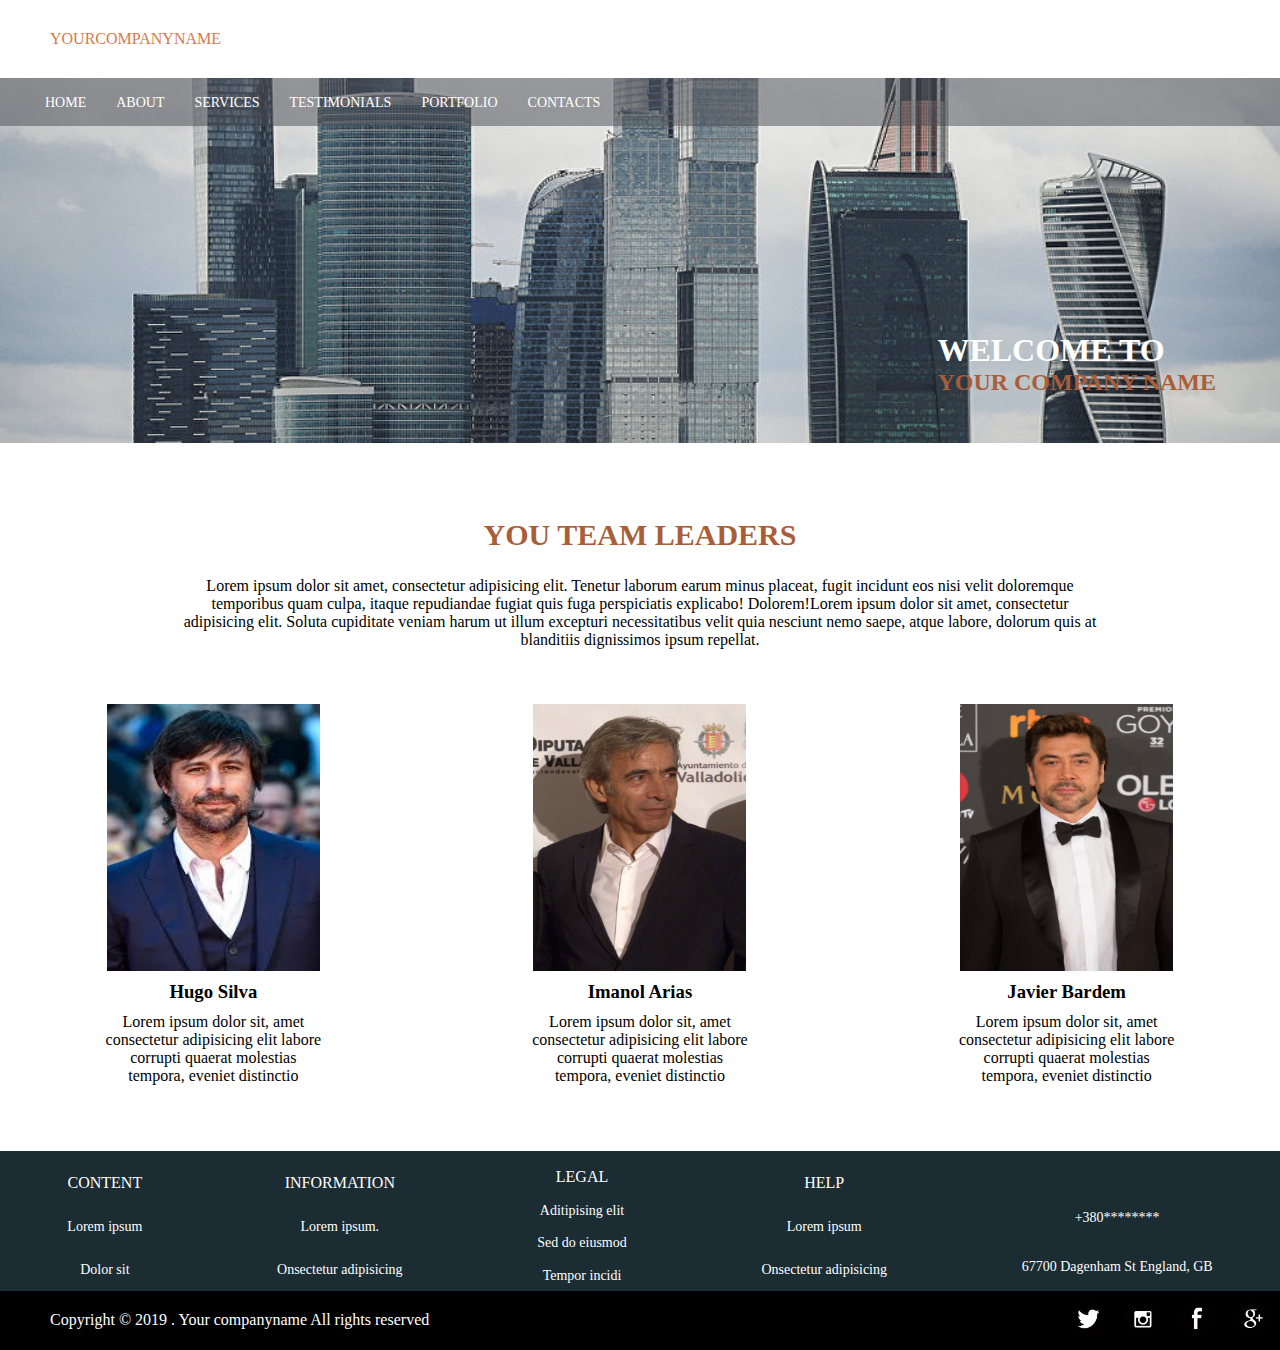
<file: Lab_5/index.html>
<!DOCTYPE html>
<html lang="en">
    <head>
        <meta charset="UTF-8">
        <title>Document</title>
        <link rel="stylesheet" href="./style/style.css">
        <meta name="viewport" content="width=device-width, initial-scale=1">
    </head>
    <body>
        <header>
            <div class="logotyp">yourcompanyname</div>
        </header>
        <main>
            <div class="menu">
                <ul class="menu__items">
                    <li class="menu__item home"><a href="#">home</a></li>
                    <li class="menu__item"><a href="#">about</a></li>
                    <li class="menu__item"><a href="#">services</a></li>
                    <li class="menu__item"><a href="#">testimonials</a></li>
                    <li class="menu__item"><a href="#">portfolio</a></li>
                    <li class="menu__item"><a href="#">contacts</a></li>
                </ul>
                <div class="text-welcome">
                    <h1>welcome to</h1>
                    <h2>your company name</h2>
                </div>
            </div>
            <div class="content">
                <h2 class="team__title">you team leaders</h2>
                <div class="team__description">
                    Lorem ipsum dolor sit amet, consectetur adipisicing elit. Tenetur laborum earum minus placeat, fugit incidunt eos nisi velit doloremque temporibus quam culpa, itaque repudiandae fugiat quis fuga perspiciatis explicabo! Dolorem!Lorem ipsum dolor sit amet, consectetur adipisicing elit. Soluta cupiditate veniam harum ut illum excepturi necessitatibus velit quia nesciunt nemo saepe, atque labore, dolorum quis at blanditiis dignissimos ipsum repellat.
                </div>
                <div class="team__items-block">
                    <div class="team__item">
                        <div class="item__img"><img src="img/Hugo_Silva.jpg" alt=""></div>
                        <h3 class="item__title item">Hugo Silva</h3>
                        <div class="item__desc item">Lorem ipsum dolor sit, amet consectetur adipisicing elit labore corrupti quaerat molestias tempora, eveniet distinctio</div>
                    </div>
                    <div class="team__item">
                        <div class="item__img"><img src="img/Imanol_Arias.jpg" alt=""></div>
                        <h3 class="item__title item">Imanol Arias</h3>
                        <div class="item__desc item">Lorem ipsum dolor sit, amet consectetur adipisicing elit labore corrupti quaerat molestias tempora, eveniet distinctio</div>
                    </div>
                    <div class="team__item">
                        <div class="item__img"><img src="img/Javier_Bardem.jpg" alt=""></div>
                        <h3 class="item__title item">Javier Bardem</h3>
                        <div class="item__desc">Lorem ipsum dolor sit, amet consectetur adipisicing elit labore corrupti quaerat molestias tempora, eveniet distinctio</div>
                    </div>
                </div>
            </div>
        </main>
        <footer>
            <div class="line__menu">
                <ul class="foother-menu__item">
                    <p>content</p>
                    <li><a href="#">Lorem ipsum</a></li>
                    <li><a href="#">Dolor sit</a></li>
                </ul>
                <ul class="foother-menu__item">
                    <p>information</p>
                    <li><a href="#">Lorem ipsum.</a></li>
                    <li><a href="#">Onsectetur adipisicing</a></li>
                </ul>
                <ul class="foother-menu__item">
                    <p>legal</p>
                    <li><a href="#">Aditipising elit</a></li>
                    <li><a href="#">Sed do eiusmod</a></li>
                    <li><a href="#">Tempor incidi</a></li>
                </ul>
                <ul class="foother-menu__item">
                    <p>help</p>
                    <li><a href="#">Lorem ipsum</a></li>
                    <li><a href="#">Onsectetur adipisicing</a></li>
                </ul>
                <ul class="foother-menu__item">
                    <p> </p>
                    <li><a href="tel:+38000000000">+380********</a></li>
                    <li><a href="#">67700 Dagenham St England, GB</a></li>
                </ul>
            </div>
            <div class="line__copyright">
                <div class="copyright__text">
                    Copyright © 2019 . Your companyname  All rights reserved
                </div>
                <div class="copyright__social">
                    <a href="#"><img src="img/twitter.png" alt=""></a>
                    <a href="#"><img src="img/instagram.png" alt=""></a>
                    <a href="#"><img src="img/facebook.png" alt=""></a>
                    <a href="#"><img src="img/google.png" alt=""></a>
                    </div>
                </div>
            </footer>
    </body>
</html>
</file>
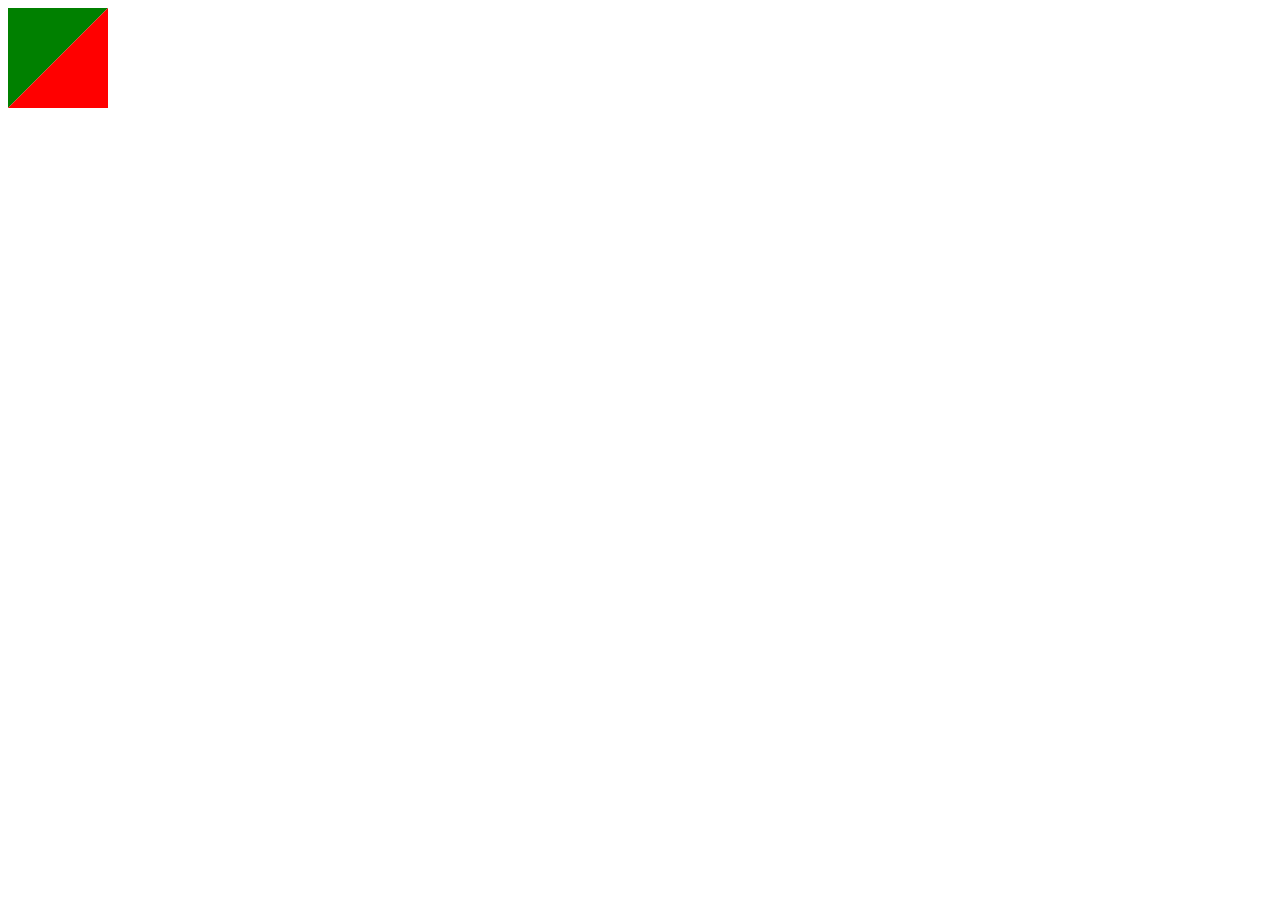
<file: Mod/index.html>
<!DOCTYPE html>
<html lang="en">
<head>
	<meta charset="UTF-8">
	<title>Document</title>
	<link rel="stylesheet" href="./css/style.css">
</head>
<body>
	<div class="triangle_n2"></div>
	<div class="triangle_n1"></div>
</body>
</html>
</file>
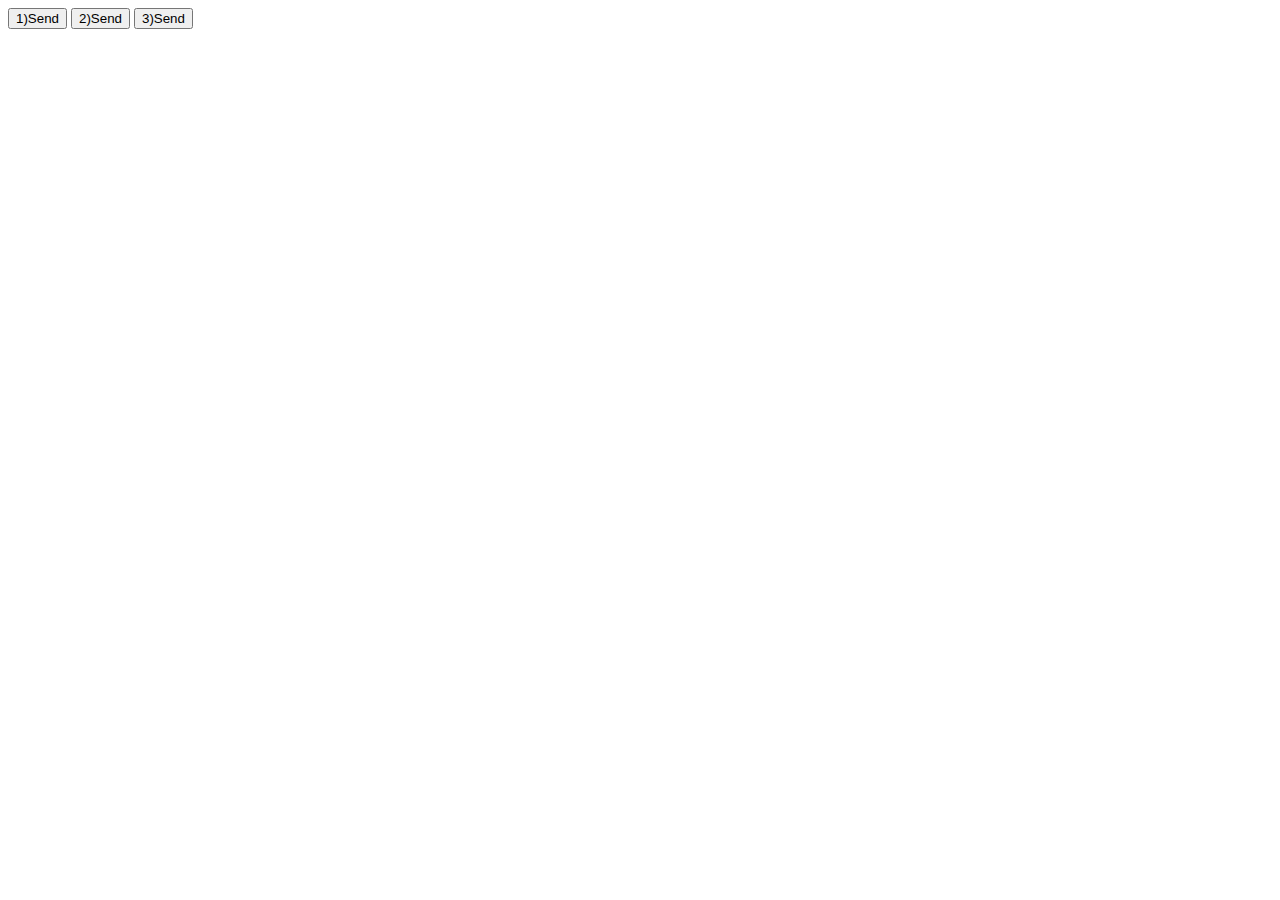
<file: ajax/public/index.html>
<!DOCTYPE html>
<html lang="en">
<head>
    <meta charset="UTF-8">
    <meta name="viewport" content="width=device-width, initial-scale=1.0">
    <title>Document</title>
</head>
<body>
    <button class="className">1)Send</button>
    <button class="className">2)Send</button>
    <button class="className">3)Send</button>
    <div id="response"></div>
</body>
<script src="./jquery-3.5.1.min.js"></script>
<script> 
    $('.className').click( function (event) {
         event.preventDefault();
         
         $.ajax({
             type: "post", 
             url: '/user',
             data:{data: "  Some Text "}, 
             rawHeaders: {
                 origin: "asd"
            },
            success: function (response) {
                $('#response').html(response);
            },
            error: function (response) {
                console.log("ERROR! Please check your connection") 
            }
        });
     });
    </script>
</html>
</file>
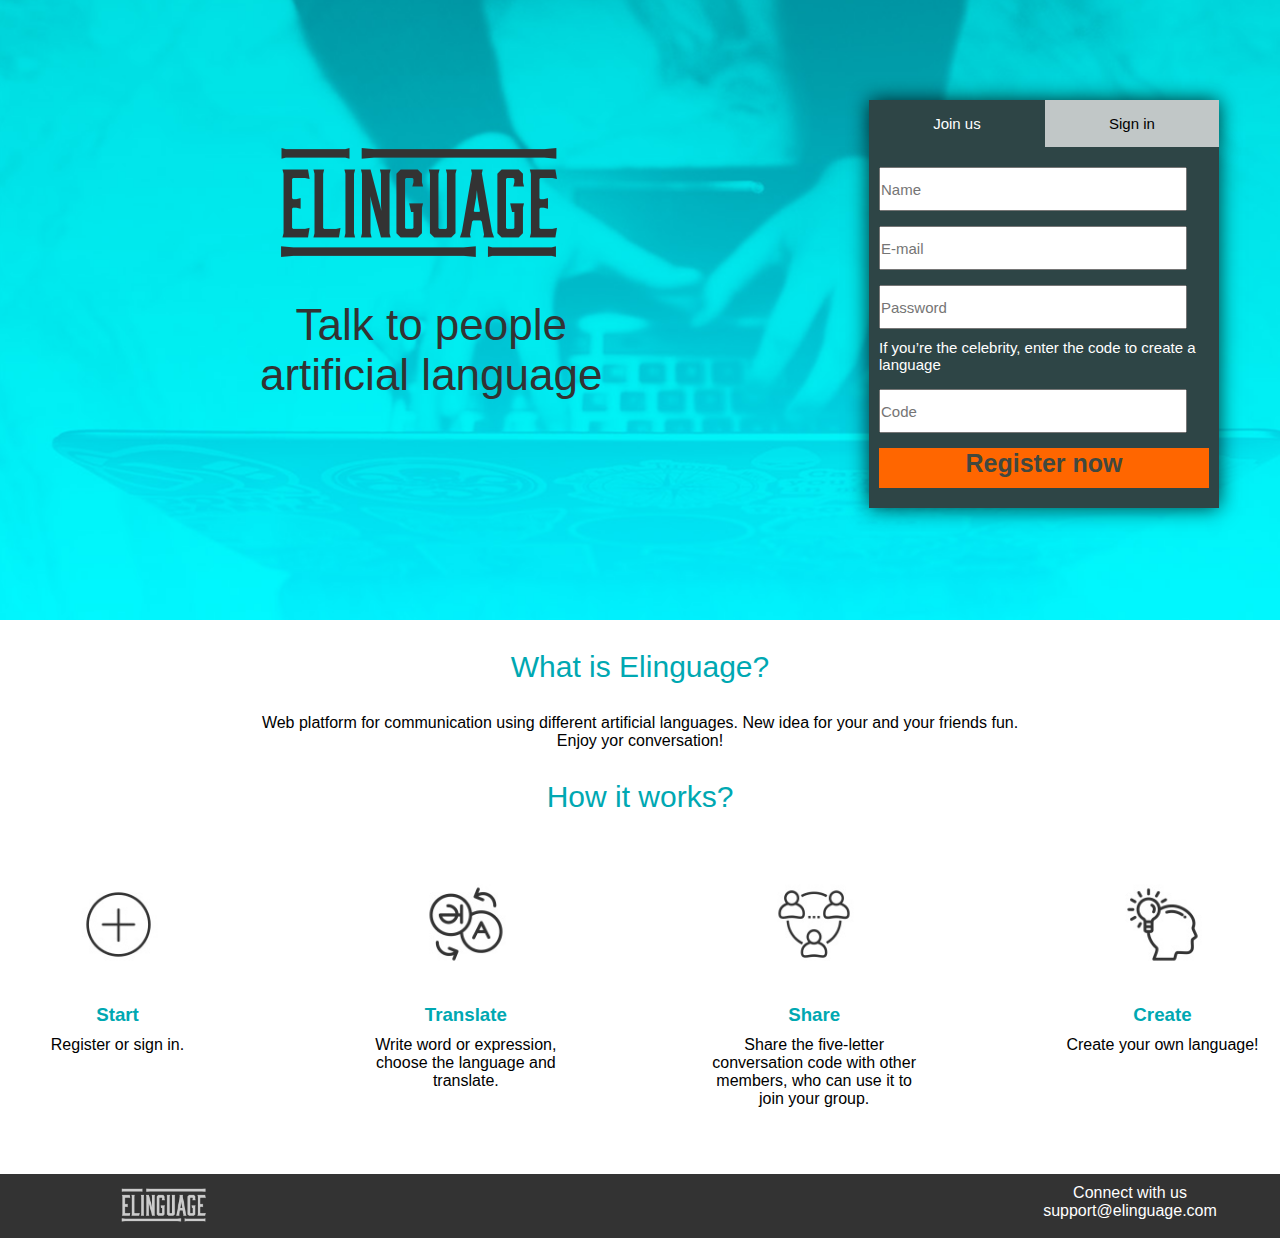
<file: lab7/MainNew.html>
<!DOCTYPE html>
<html lang="en">
<head>
	<meta charset="UTF-8">
	<title>Main New</title>
	<link rel="stylesheet" href="./css/MainNew_style.css">
</head>
<body>
	<div class="main">		
		<div class="main_img"><img src="./img/logo.png" alt=""></div>
			<div class="main_item">
		        <div class="main_item__desc">Talk to people
		        <p>  artificial language</p></div>
			</div>
		<div class="main_menu">
		
				<div class="main-form">
                        <div class="register-form">
                            <div class="tabs">
                                <label class="tab active">Join us</label>
                                <label class="tab ">Sign in</label>
                            </div>
                            <form class="tab-form active">
                                <input type="email" placeholder="E-mail">
                                <input type="password" placeholder="Password">
                                <button id="asd">Sign in</button>
                            </form>
                            <form class="tab-form ">
                                <input type="text" placeholder="Name">
                                <input type="email" placeholder="E-mail">
                                <input type="password" placeholder="Password">
                                <p>If you’re the celebrity, enter the code to create a language</p>  
                                <input type="text" placeholder="Code">
                                <button class="hellos"> Register now</button>


                                
                            </form>
                
                        </div>
                    </div>
		</div>
	</div>
	<div class="content">
		<div class="what_is">
			<div class="elinguage_title">What is Elinguage?</div>
			<div class="elinguage_description">
				Web platform for communication using different artificial languages. New idea for your and your friends fun. Enjoy yor conversation!
			</div>
			<div class="how_it_title">How it works?</div>
		</div>
		<div class="im">			
			<div class="images_block">
				<div class="images_block_item">
					<div class="images"><img src="./img/plus.jpg" alt=""></div>
		            <h3 class="item__title">Start</h3>
		                <div class="item__desc">Register or sign in.</div>
		                </div>
		            </div>
			<div class="images_block">
				<div class="images_block_item">
					<div class="images"><img src="./img/translate.jpg" alt=""></div>
		            <h3 class="item__title item">Translate</h3>
		                <div class="item__desc">Write word or expression, choose the language  and translate.</div>
		                </div>
		            </div>
	        <div class="images_block">
	        	<div class="images_block_item">
		            <div class="images"><img src="./img/group.jpg" alt=""></div>
		            <h3 class="item__title">Share</h3>
		                <div class="item__desc">Share the five-letter conversation code with other members, who can use it to join your group.</div>
		                </div>
		            </div>
	        <div class="images_block">
	        	<div class="images_block_item">
		            <div class="images"><img src="./img/idea.jpg" alt=""></div>
		            <h3 class="item__title">Create</h3>
		                <div class="item__desc">Create your own language!</div>
		                </div>
		            </div>
			</div>
		</div>
	</div>
	<footer>
            
        <div class="section footer-section ">
            <div class="footer-content">
                <div class="footer-section__logo">
                    <img id="img1"src="./img/logo.png" alt="">
                </div>
                <div class="footer-section__contact"> 
                    <p>Connect with us</p> 
                    support@elinguage.com
                </div>
                
            </div>
		</div>		
    </footer>
</body>
</html>
</file>
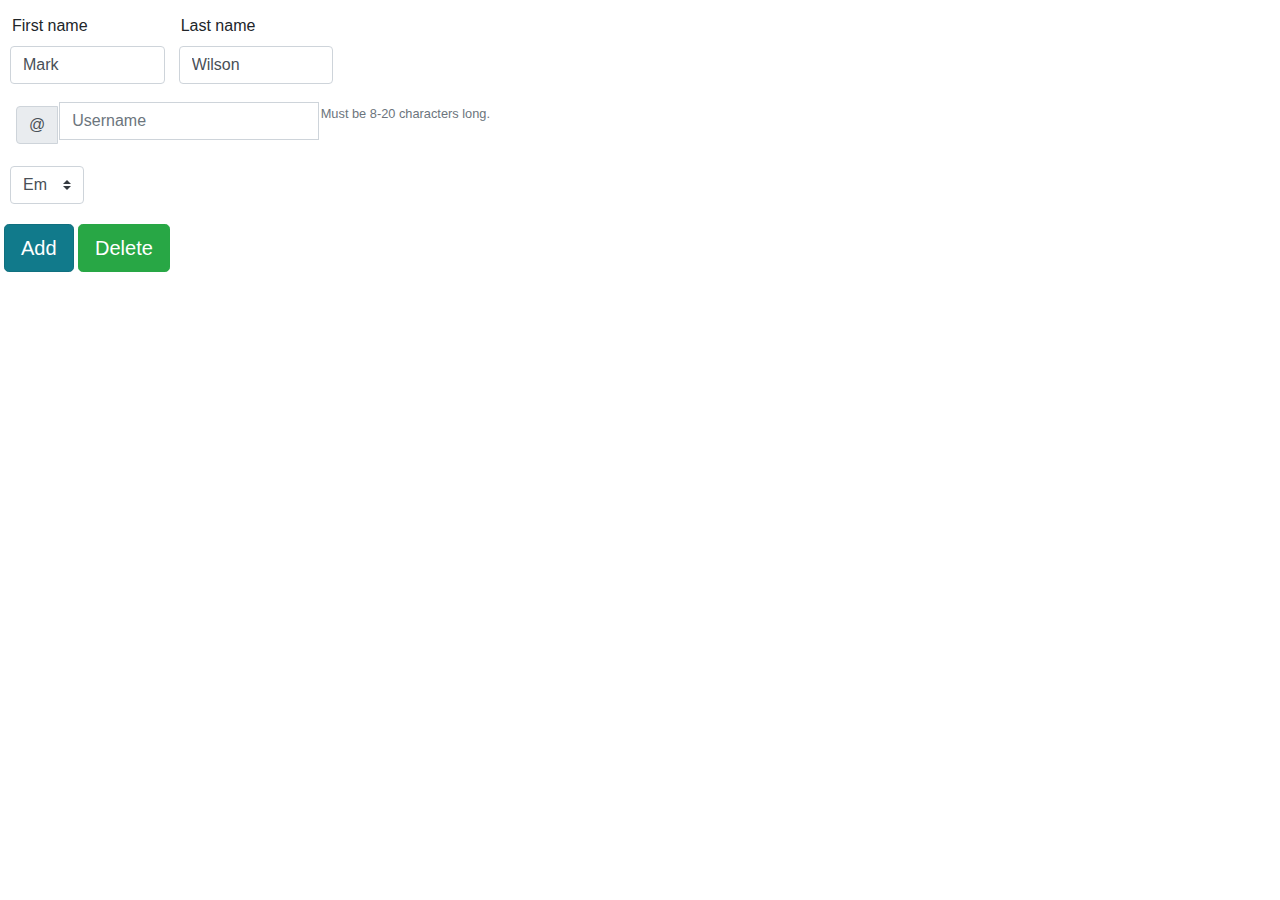
<file: lab8/input.html>
<!DOCTYPE html>
<html lang="en">
<head>
	<meta charset="UTF-8">
	<title>Labwork 8</title>
	<link rel="stylesheet" href="https://stackpath.bootstrapcdn.com/bootstrap/4.4.1/css/bootstrap.min.css" integrity="sha384-Vkoo8x4CGsO3+Hhxv8T/Q5PaXtkKtu6ug5TOeNV6gBiFeWPGFN9MuhOf23Q9Ifjh" crossorigin="anonymous">
    <link rel="stylesheet" href="./css/input.css">
</head>
<body>
	<div id="main">
		<div class="forms" id="inputs">
			<form>
			    <div class="form-row">
				    <div class="col-md-4 mb-3">
				      <label for="validationDefault01">First name</label>
				      <input type="text" class="form-control" id="validationDefault01" value="Mark" required>
				    </div>
				    <div class="col-md-4 mb-3">
				      <label for="validationDefault02">Last name</label>
				      <input type="text" class="form-control" id="validationDefault02" value="Wilson" required>
				    </div>
				</div>
				<div class="form-group">
					<label class="sr-only" for="inlineFormInputGroupUsername2">Username</label>
					<div class="input-group mb-2 mr-sm-2">
					    <div class="input-group-prepend">
					      <div class="input-group-text">@</div>
					    </div>
						<input type="text" class="form-control" id="inlineFormInputGroupUsername2" placeholder="Username">
						<small id="passwordHelpInline" class="text-muted">
				      Must be 8-20 characters long.</small>
					</div>	
				</div>	
				 <div class="form-row align-items-center">
				    <div class="col-auto my-1">
				      <label class="mr-sm-2 sr-only" for="inlineFormCustomSelect">Preference</label>
				      <select class="custom-select mr-sm-2" id="inlineFormCustomSelect">
				        <option selected>Em</option>
				        <option value="1">tel</option>
				      </select>
				    </div>
				</div>
			</form>
		</div>
	</div>

<div class="buttons">
	<button type="button" class="btn btn-info btn-lg active " id="add_el">Add</button>

	<button type="button" class="btn btn-success btn-lg" id="del_el">Delete</button>
	
</div>



	

	<script src="https://code.jquery.com/jquery-3.4.1.slim.min.js" integrity="sha384-J6qa4849blE2+poT4WnyKhv5vZF5SrPo0iEjwBvKU7imGFAV0wwj1yYfoRSJoZ+n" crossorigin="anonymous"></script>
	<script src="https://cdn.jsdelivr.net/npm/popper.js@1.16.0/dist/umd/popper.min.js" integrity="sha384-Q6E9RHvbIyZFJoft+2mJbHaEWldlvI9IOYy5n3zV9zzTtmI3UksdQRVvoxMfooAo" crossorigin="anonymous"></script>
	<script src="https://stackpath.bootstrapcdn.com/bootstrap/4.4.1/js/bootstrap.min.js" integrity="sha384-wfSDF2E50Y2D1uUdj0O3uMBJnjuUD4Ih7YwaYd1iqfktj0Uod8GCExl3Og8ifwB6" crossorigin="anonymous"></script>
	<script src="./js/input.js"></script>
</body>

</html>
</file>
<file: Lab_5/style/style.css>
* {
  margin: 0;
  padding: 0;
}

.logotyp {
  display: block;
  padding: 30px 0 30px 50px;
  color: #d7794a;
  text-transform: uppercase;
}

.menu {
  width: 100%;
  height: 365px;
  background-image: url(../img/main.jpg);
  background-size: cover;
  background-position: center;
}

.menu__items {
  display: flex;
  justify-content: flex-start;
  background: rgba(71, 74, 81, 0.5);
  list-style: none;
  text-transform: uppercase;
}

.home {
  margin-left: 30px;
}

.menu__item {
  padding: 15px 15px;
  display: inline-block;
  height: 100%;
}
.menu__item:hover {
  background-color: #a95e39;
}

.menu__items a {
  font-size: 14px;
  text-decoration: none;
  color: white;
}

.text-welcome {
  position: absolute;
  top: 332px;
  right: 64px;
  text-transform: uppercase;
}
.text-welcome h1 {
  color: white;
}
.text-welcome h2 {
  color: #a95e39;
}

.content {
  position: relative;
  display: flex;
  flex-direction: column;
  max-width: 1542px;
  width: 100%;
  margin: 0 auto;
}

.team__title {
  margin: 75px 0 25px 0;
  text-align: center;
  font-size: 30px;
  color: #a95e39;
  text-transform: uppercase;
}

.team__description {
  padding: 0 180px 0 180px;
  text-align: center;
}

.team__items-block {
  display: flex;
  justify-content: space-around;
  position: relative;
  margin-top: 55px;
}

.team__item {
  display: flex;
  flex-direction: column;
}

.item__img {
  width: 100%;
  display: flex;
  justify-content: space-around;
}
.item__img img {
  width: 213px;
  height: 267px;
}

.item__title {
  text-align: center;
  margin-top: 10px;
}

.item__desc {
  justify-content: space-around;
  padding: 10px;
  text-align: center;
  height: 128px;
  width: 225px;
}

.line__menu {
  display: flex;
  justify-content: space-around;
  align-items: stretch;
  height: 130px;
  padding-top: 10px;
  background: #1b2c33;
  bottom: 0;
  width: 100%;
}

.foother-menu__item {
  list-style: none;
  display: flex;
  flex-direction: column;
  align-items: center;
  justify-content: space-around;
  color: white;
}
.foother-menu__item a {
  font-size: 14px;
  text-decoration: none;
  color: white;
}
.foother-menu__item a:hover {
  color: #a95e39;
}
.foother-menu__item p {
  text-transform: uppercase;
}

.line__copyright {
  display: flex;
  box-sizing: border-box;
  padding: 0;
  height: 59px;
  background: black;
}

.copyright__social {
  position: absolute;
  display: flex;
  justify-content: flex-end;
  right: 0;
}

.copyright__text {
  text-align: center;
  font-size: 16px;
  padding: 20px 50px;
  color: white;
}

.copyright__social img {
  padding: 10px 10px;
  height: 35px;
  width: 35px;
}
.foother-menu__item img {
  margin-top: 25px;
  margin-right: 10px;
  height: 20px;
  width: 20px;
}

@media screen and (max-width: 600px) {
  header {
    min-height: 30px;
  }

  .logotyp {
    font-size: 12px;
    padding: 15px 0 15px 20px;
  }

  .menu__items {
    height: auto;
  }

  .menu {
    height: 225px;
  }

  .menu__item {
    padding: 5px 5px;
  }

  .home {
    margin-left: 0;
  }

  .text-welcome {
    top: 220px;
    right: 14px;
  }
  .text-welcome h1, .text-welcome h2 {
    font-size: 15px;
  }

  .menu__items li a {
    font-size: 9px;
  }

  .team__items-block {
    display: flex;
    flex-direction: column;
  }

  .team__title {
    margin: 50px 0 25px 0;
    font-size: 20px;
  }

  .team__description {
    font-size: 17px;
    padding: 0 20px 0 20px;
  }

  .item__img img {
    width: 150px;
    height: 200px;
  }

  .item {
    display: flex;
    flex-direction: column;
  }

  .item__title {
    font-size: 18px;
    padding: 15px 0 0 0;
  }

  .item__desc {
    font-size: 12px;
    height: auto;
    align-self: center;
    width: 225px;
  }

  .line__menu {
    height: auto;
  }

  .foother-menu__item a {
    font-size: 7px;
  }
  .foother-menu__item p {
    font-size: 10px;
  }

  .copyright__text {
    font-size: 9px;
    padding: 10px 200px 10px 0;
  }

  .line__copyright {
    height: auto;
  
  }
}
</file>
<file: Mod/css/style.css>
.triangle_n2{
    width: 0;
    height: 0;
    border-bottom: 100px solid transparent;
    border-left: 100px solid green;
    overflow: hidden;
    animation: triangle_g 3s ease forwards;
    
}
.triangle_n1{
    position: absolute;
    margin-top: -100px;
    width: 0;
    height: 0;
    border-left: 100px solid transparent;
    border-bottom: 100px solid red;
    overflow: hidden;
    animation: triangle_b 3s ease forwards;
}
@keyframes triangle_g{
    0%{transform: translate(0);
    }
    10%{transform: translateX(30px);
    }

    30%{transform: translateX(250px);
    }
    50%{transform: translateX(350px);
    }
    70%{transform: translate(350px,50px);
    }
    90%{transform: translate(350px,350px);
    }
    100%{transform: translate(350px,450px);

    }


}
@keyframes triangle_r{
    0%{transform: translate(0);
    }
    10%{transform: translateY(30px);
    }
    20%{transform: translateY(70px);
    }
    50%{transform: translateY(450px);
    }
    60%{transform: translate(20px,450px);
    }
    90%{transform: translate(300px,450px);
    }
    100%{transform: translate(350px,450px);
    }

}
</file>
<file: lab7/css/MainNew_style.css>
*{
	margin: 0;
	padding: 0;

}
.main{
	background: url(../img/1.jpg) center no-repeat;
	height: 620px;
	width:1345px;
	display: flex;
}

.main_img img{
	margin-top: 100px; 
	margin-left: 95px;
}
.main_item{
	position: absolute;
	left: 260px;
    top: 300px;
}
.main_item__desc{
	font-family: 'Noto Sans JP', sans-serif;
	font-size: 44px;
	text-align: center;
	color: #333333;	
}
.main_menu{
	display: flex;
	}
.main_menu_img img{
	margin-left: 65px;
	margin-top: 70px;

}
.main-form {
  margin-left: 150px;
  margin-top: 100px; }

.register-form {
  width: 350px; }

.tab-form {
  background: #2e4546;
  padding: 10px;
  padding-bottom: 20px;
  -webkit-box-shadow: 0 0 20px rgba(0, 0, 0, 0.8);
          box-shadow: 0 0 20px rgba(0, 0, 0, 0.8); }

.register-form input {
  display: block;
  width: 92%;
  height: 40px;
  margin-bottom: 15px;
  margin-top: 10px; }

.active {
  display: none; }

.tabs {
  display: -webkit-box;
  display: -ms-flexbox;
  display: flex;
  -webkit-box-orient: horizontal;
  -webkit-box-direction: normal;
      -ms-flex-direction: row;
          flex-direction: row;
  -webkit-box-shadow: 0 0 20px rgba(0, 0, 0, 0.8);
          box-shadow: 0 0 20px rgba(0, 0, 0, 0.8); }

label.tab {
  font-family:  'Noto Sans JP', sans-serif;
  -webkit-box-flex: 1;
      -ms-flex-positive: 1;
          flex-grow: 1;
  text-align: center;
  background: #c1c7c7;
  color: black;
  font-weight: 400;
  font-size: 15px;
  padding: 15px;
  display: block;
  cursor: pointer;
  margin-bottom: 0; }

label.tab.active {
  background-color: #2e4546;
  color: #ffffff; }

.tab-form button {
  display: inline-block;
  width: 100%;
  height: 40px;
  text-align: center;
  background: #ff6600;
  text-decoration: none;
  color: #2e4546ed;
  border: none;
  font-family:   'Noto Sans JP', sans-serif;
  font-weight: 900;
  font-size: 25px;
  padding-bottom: 10px;
  cursor: pointer; }

.tab-form button:hover {
  background: white; }

.tab-form p {
  height: 40px;
  margin-top: -5px;
  color: white;
  font-family:   'Noto Sans JP', sans-serif;
  font-weight: 400;
  font-size: 15px; }

.tab-form input {
  font-family:   'Noto Sans JP', sans-serif;
  font-size: 15px;
  outline: none; }
.content{
	display: flex;
    flex-direction: column;
    max-width: 1342px;
    width: 100%;
    margin: 0 auto;
}
.elinguage_title{
	margin: 30px;
    color: #00a8b2;
    font-family:   'Noto Sans JP', sans-serif;
    font-size: 30px;
    text-align: center;
}
.elinguage_description{
	margin: auto;
    font-size: 16px;
    font-family:   'Noto Sans JP', sans-serif;
    text-align: center;
    width: 800px;
}

.how_it_title{

	margin: 30px;
    color: #00a8b2;
    font-family:   'Noto Sans JP', sans-serif;
    font-size: 30px;
    text-align: center;
}
.im{
	display: flex;
	justify-content: space-between;
}
.images_block {
  display: flex;
  justify-content: space-around;
  position: relative;
  margin-top: 10px;
}

.images_block_item{
  display: flex;
  flex-direction: column;
}

.images {
  display: flex;
  flex-direction: row;
  justify-content: space-around;
}
.images img {
  width: 180px;
  height: 140px;
}

.item__title {
	font-family:   'Noto Sans JP', sans-serif;
  text-align: center;
  margin-top: 10px;
  color: #00a8b2;
}

.item__desc {
  justify-content: space-around;
  padding: 10px;
  font-family:  'Noto Sans JP', sans-serif;
  text-align: center;
  height: 128px;
  width: 215px;
}


.footer-section .footer-section__contact {
    color: white;
    font-family:   'Noto Sans JP', sans-serif;
    font-size: 16px;
    font-weight: 400;
    text-align: center;
    width: 200px;
    margin-top: 10px; }
 
 
.footer-section {
  background: #333333; 
}
  

.footer-section .footer-content {
    width: 1180px;
    margin: 0 auto;
    display: -webkit-box;
    display: -ms-flexbox;
    display: flex;
    justify-content: space-between; }
  .footer-section img{
              filter: invert(2);
    width: 190px;
    margin-left: 15px; }
</file>
<file: lab8/css/input.css>
*  {
    margin:2px 2px;
    padding: 0px:;
   
}
#main{
	display: flex;
	flex-direction: column;

}
.forms {
    display: flex;
    justify-content: flex-start;
   /* border: solid;*/
}
.buttons{
	margin-top: 10px;
}
@media (min-height: 450px) and (orientation: portrait){
	.buttons{
		display: flex;
		flex-direction: column;


	}
	.forms {
    display: flex;
    flex-direction: column;
}
}
</file>
